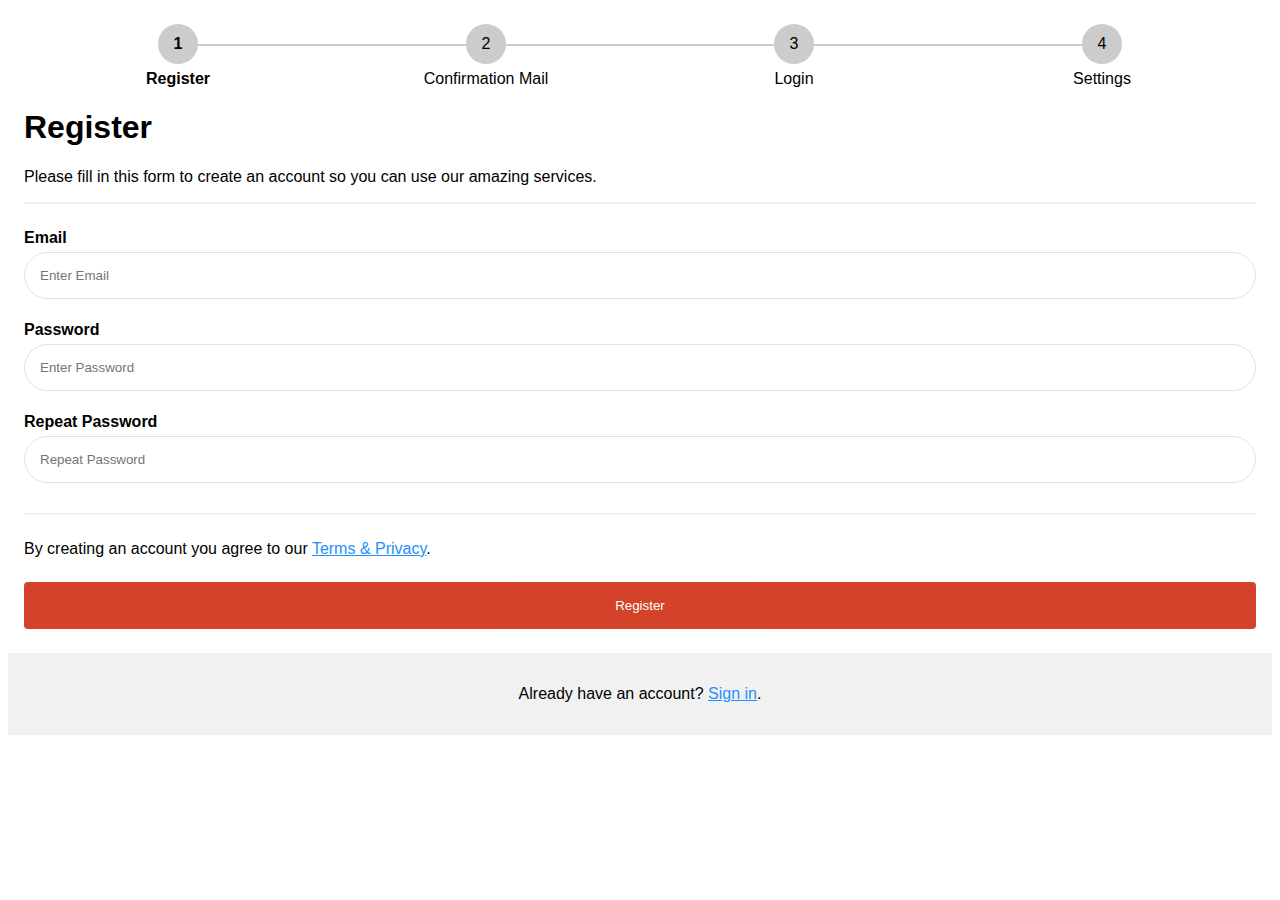
<file: src/index.html>
<!DOCTYPE html>
<html>
<head>
    <meta name="viewport" content="width=device-width, initial-scale=1">
    <link rel="stylesheet" href="resource/stylesheet.css">
</head>
<body>
<div class="registerForm">
    <form action="mailIndex.html">
        <div class="container">
            <div class="progressbarDiv">
                <div class="stepper-wrapper">
                    <div class="stepper-item active">
                        <div class="step-counter">1</div>
                        <div class="step-name">Register</div>
                    </div>
                    <div class="stepper-item">
                        <div class="step-counter">2</div>
                        <div class="step-name">Confirmation Mail</div>
                    </div>
                    <div class="stepper-item">
                        <div class="step-counter">3</div>
                        <div class="step-name">Login</div>
                    </div>
                    <div class="stepper-item">
                        <div class="step-counter">4</div>
                        <div class="step-name">Settings</div>
                    </div>
                </div>
            </div>
            <h1>Register</h1>
            <p>Please fill in this form to create an account so you can use our amazing services.</p>
            <hr>

            <label for="email"><b>Email</b></label>
            <input type="text" placeholder="Enter Email" name="email" id="email" required>

            <label for="psw"><b>Password</b></label>
            <input type="password" placeholder="Enter Password" name="psw" id="psw" required>

            <label for="psw-repeat"><b>Repeat Password</b></label>
            <input type="password" placeholder="Repeat Password" name="psw-repeat" id="psw-repeat" required>
            <hr>
            <p>By creating an account you agree to our <a href="#">Terms & Privacy</a>.</p>

            <button type="submit" class="confirmbtn">Register</button>
        </div>

        <div class="container signin">
            <p>Already have an account? <a href="#">Sign in</a>.</p>
        </div>
    </form>
</div>
</body>
</html>
</file>
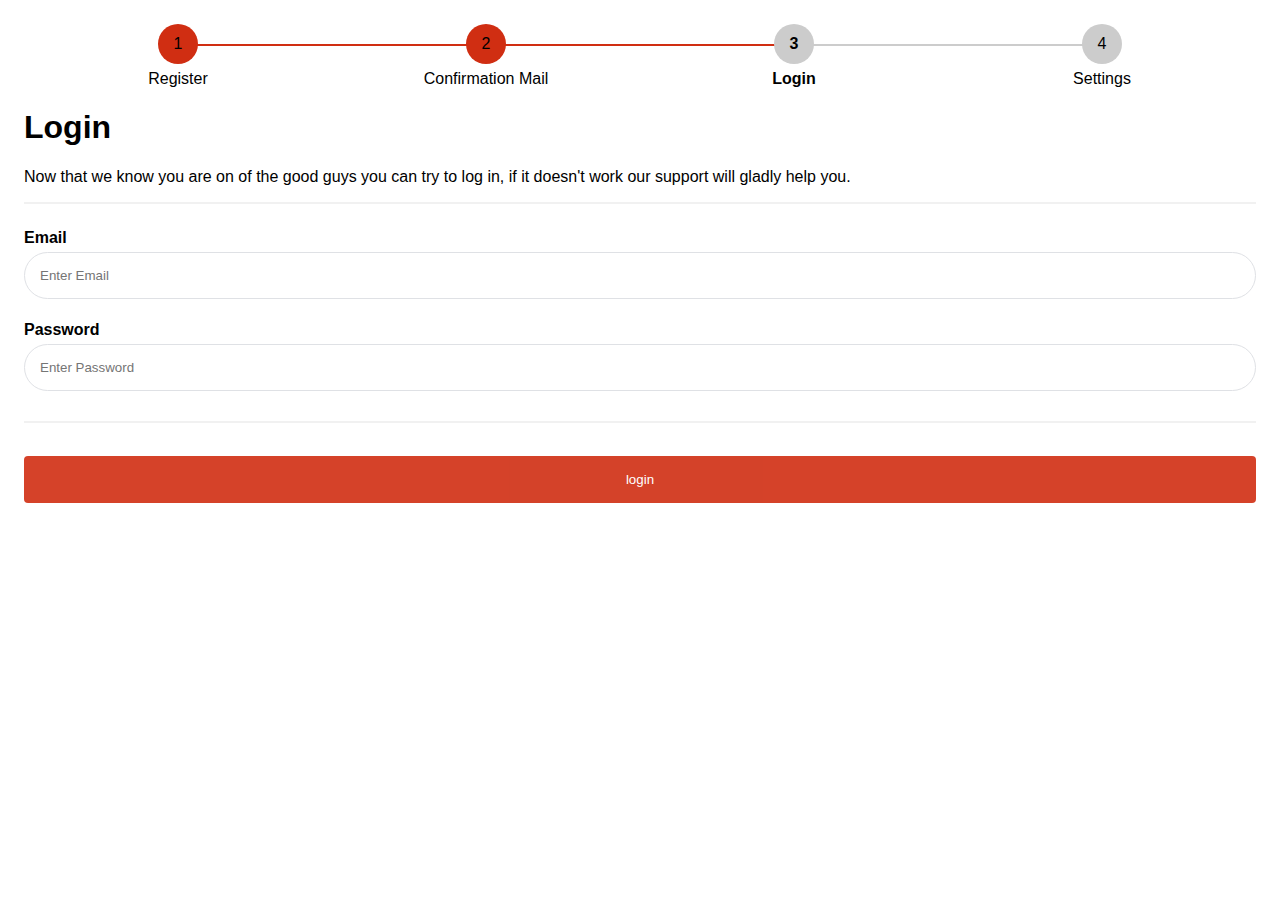
<file: src/login.html>
<!DOCTYPE html>
<html>
<head>
    <meta name="viewport" content="width=device-width, initial-scale=1">
    <link rel="stylesheet" href="resource/stylesheet.css">
</head>
<body>
<div class="loginForm">
    <form action="mailIndex.html">
        <div class="container">
            <div class="progressbarDiv">
                <div class="stepper-wrapper">
                    <div class="stepper-item completed">
                        <div class="step-counter">1</div>
                        <div class="step-name">Register</div>
                    </div>
                    <div class="stepper-item completed">
                        <div class="step-counter">2</div>
                        <div class="step-name">Confirmation Mail</div>
                    </div>
                    <div class="stepper-item active">
                        <div class="step-counter">3</div>
                        <div class="step-name">Login</div>
                    </div>
                    <div class="stepper-item">
                        <div class="step-counter">4</div>
                        <div class="step-name">Settings</div>
                    </div>
                </div>
            </div>
            <h1>Login</h1>
            <p>Now that we know you are on of the good guys you can try to log in, if it doesn't work our support will gladly help you.</p>
            <hr>

            <label for="email"><b>Email</b></label>
            <input type="text" placeholder="Enter Email" name="email" id="email" required>

            <label for="psw"><b>Password</b></label>
            <input type="password" placeholder="Enter Password" name="psw" id="psw" required>
            <hr>

            <button type="submit" class="confirmbtn">login</button>
        </div>
    </form>
</div>
</body>
</html>
</file>
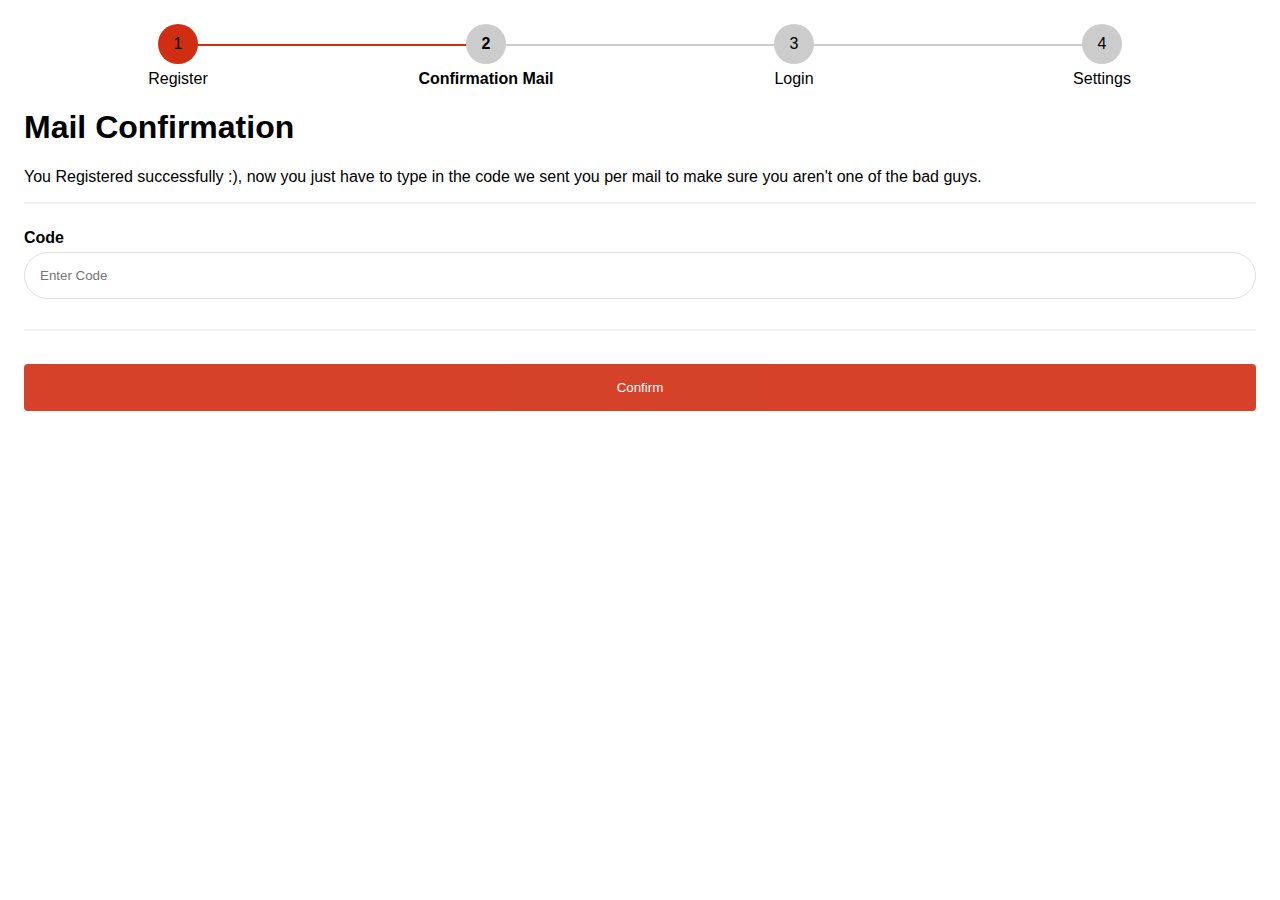
<file: src/mailIndex.html>
<!DOCTYPE html>
<html>
<head>
    <meta name="viewport" content="width=device-width, initial-scale=1">
    <link rel="stylesheet" href="resource/stylesheet.css">
</head>
<body>
<div class="confirmForm">
    <form action="login.html">
        <div class="container">
            <div class="progressbarDiv">
                <div class="stepper-wrapper">
                    <div class="stepper-item completed">
                        <div class="step-counter">1</div>
                        <div class="step-name">Register</div>
                    </div>
                    <div class="stepper-item active">
                        <div class="step-counter">2</div>
                        <div class="step-name">Confirmation Mail</div>
                    </div>
                    <div class="stepper-item">
                        <div class="step-counter">3</div>
                        <div class="step-name">Login</div>
                    </div>
                    <div class="stepper-item">
                        <div class="step-counter">4</div>
                        <div class="step-name">Settings</div>
                    </div>
                </div>
            </div>
            <h1>Mail Confirmation</h1>
            <p>You Registered successfully :), now you just have to type in the code we sent you per mail to make sure you aren't one of the bad guys.</p>
            <hr>

            <label for="code"><b>Code</b></label>
            <input type="text" placeholder="Enter Code" id="code" required>
            <hr>

            <button type="submit" class="confirmbtn">Confirm</button>
        </div>
    </form>
</div>
</body>
</html>
</file>
<file: src/resource/stylesheet.css>
body {
    font-family: Arial, Helvetica, sans-serif;
}

* {
    box-sizing: border-box;
}

.registerForm {
    width: 100%;
}

.container {
    padding: 16px;
    background-color: white;
}

.stepper-wrapper {
    margin-top: auto;
    display: flex;
    justify-content: space-between;
    margin-bottom: 20px;
}

.stepper-item {
    position: relative;
    display: flex;
    flex-direction: column;
    align-items: center;
    flex: 1;
}

.stepper-item::before {
    position: absolute;
    content: "";
    border-bottom: 2px solid #ccc;
    width: 100%;
    top: 20px;
    left: -50%;
    z-index: 2;
}

.stepper-item::after {
    position: absolute;
    content: "";
    border-bottom: 2px solid #ccc;
    width: 100%;
    top: 20px;
    left: 50%;
    z-index: 2;
}

.stepper-item .step-counter {
    position: relative;
    z-index: 5;
    display: flex;
    justify-content: center;
    align-items: center;
    width: 40px;
    height: 40px;
    border-radius: 50%;
    background: #ccc;
    margin-bottom: 6px;
}

.stepper-item.active {
    font-weight: bold;
}

.stepper-item.completed .step-counter {
    background-color: #d02e12;
}

.stepper-item.completed::after {
    position: absolute;
    content: "";
    border-bottom: 2px solid #d02e12;
    width: 100%;
    top: 20px;
    left: 50%;
    z-index: 3;
}

.stepper-item:first-child::before {
    content: none;
}

.stepper-item:last-child::after {
    content: none;
}

input[type=text], input[type=password] {
    border: 1px solid #dfe1e5;
    border-radius: 25px;
    width: 100%;
    padding: 15px;
    margin: 5px 0 22px 0;
    display: inline-block;
    background: #ffffff;
}

input[type=text]:focus, input[type=password]:focus, input[type=text]:hover, input[type=password]:hover {
    box-shadow: 0 1px 6px 0 rgba(32,33,36,0.28);
    outline: none;
}

hr {
    border: 1px solid #f1f1f1;
    margin-bottom: 25px;
}

.confirmbtn {
    border-radius: 4px;
    background-color: #d02e12;
    color: white;
    padding: 16px 20px;
    margin: 8px 0;
    border: none;
    cursor: pointer;
    width: 100%;
    opacity: 0.9;
}

.confirmbtn:hover {
    opacity: 1;
    box-shadow: 0 1px 6px 0 rgba(32,33,36,0.28);
}

a {
    color: dodgerblue;
}

.signin {
    background-color: #f1f1f1;
    text-align: center;
}
</file>
